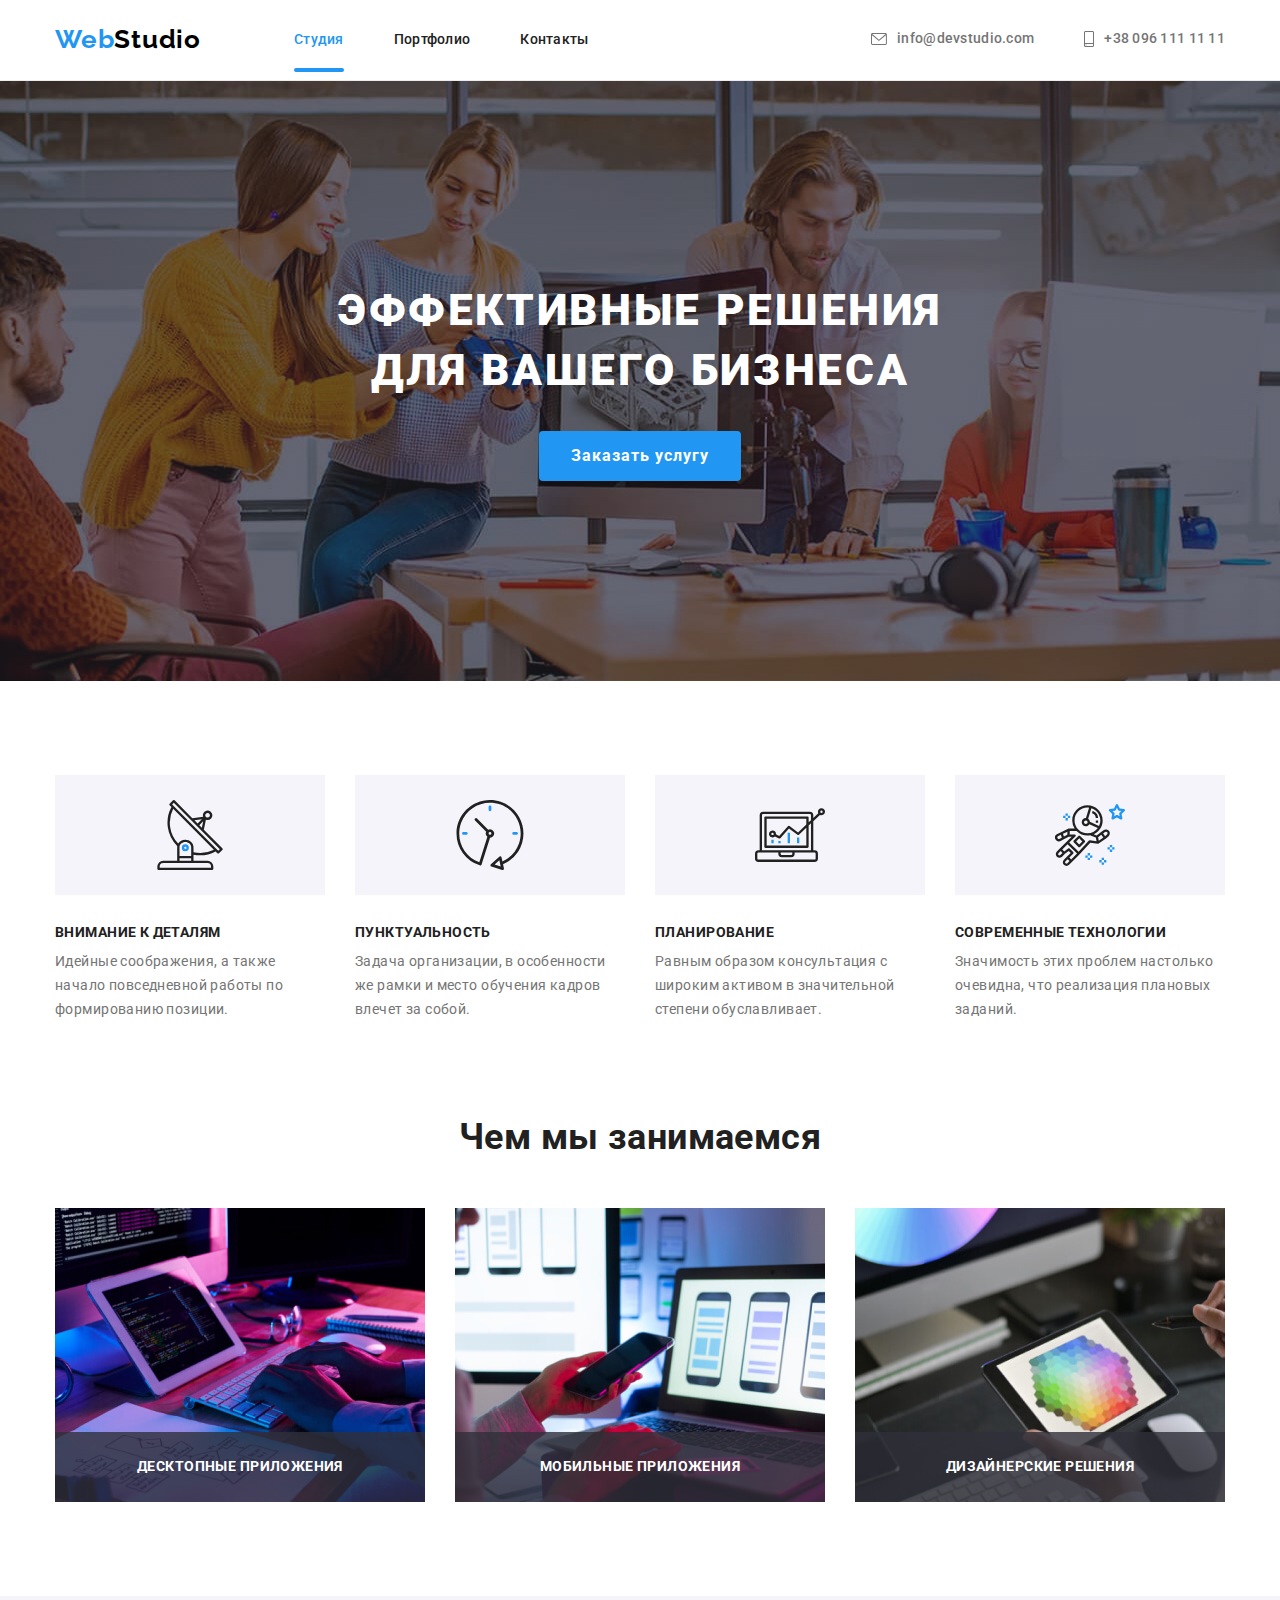
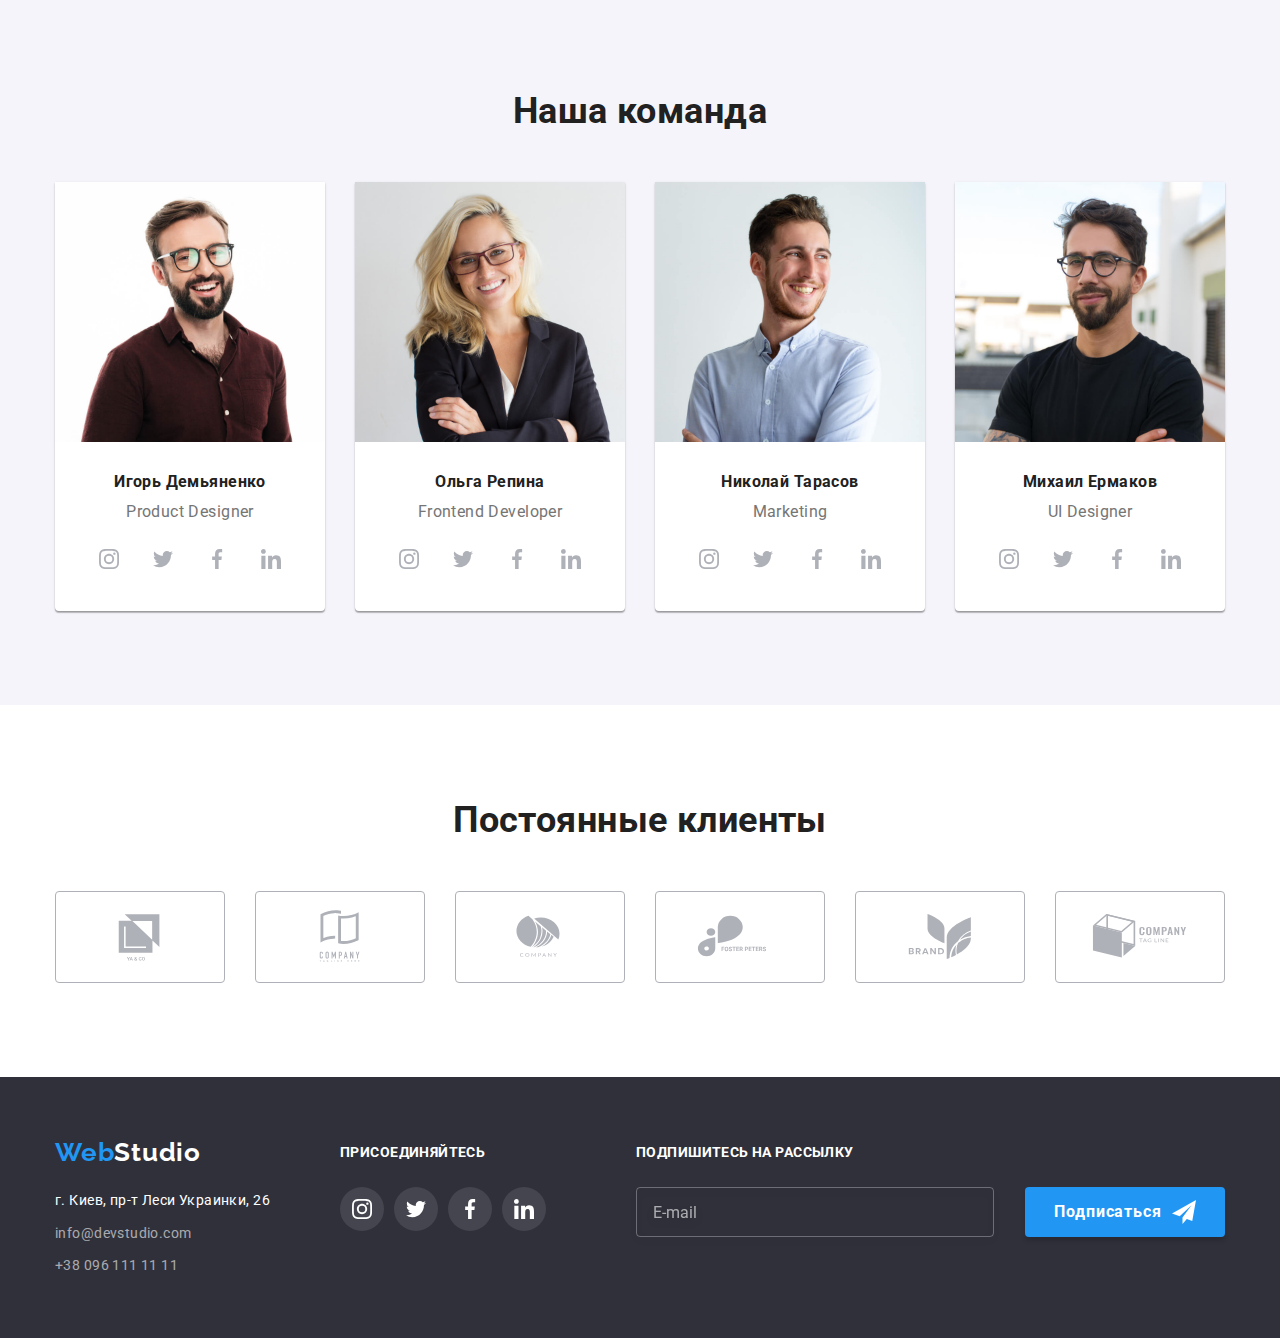
<file: index.html>
<!DOCTYPE html>
<html lang="ru">
  <head>
    <meta charset="UTF-8" />
    <meta http-equiv="X-UA-Compatible" content="IE=edge" />
    <meta name="viewport" content="width=device-width, initial-scale=1.0" />
    <title>WebStudio</title>
    <link rel="preconnect" href="https://fonts.gstatic.com" />
    <link
      href="https://fonts.googleapis.com/css2?family=Raleway:wght@700&family=Roboto:wght@400;500;700;900&display=swap"
      rel="stylesheet"
    />
        <link rel="stylesheet" href="./css/main.min.css" />
  </head>
  <body>
    <!-- Шапка сайта -->
    <header class="page-header">
      <div class="container">
        <nav class="nav">
          <a href="./" class="logo link page-header__logo"
            >Web<span class="logo__word logo__word--black">Studio</span></a
          >
          <ul class="site-nav list">
            <li class="site-nav__item">
              <a href="" class="link site-nav__link site-nav__link--current"
                >Студия</a
              >
            </li>
            <li class="site-nav__item">
              <a href="./portfolio.html" class="link site-nav__link"
                >Портфолио</a
              >
            </li>
            <li class="site-nav__item">
              <a href="" class="link site-nav__link">Контакты</a>
            </li>
          </ul>
        </nav>
        <ul class="contact list">
          <li class="contact__item">
            <a href="mailto:info@devstudio.com" class="contact__link link"
              ><svg class="contact__icon" width="16" height="12">
                <use href="./images/icons.svg#icon-envelope"></use></svg
              >info@devstudio.com</a
            >
          </li>
          <li class="contact__item">
            <a href="tel:+380961111111" class="contact__link link">
              <svg class="contact__icon" width="10px" height="16px">
                <use href="./images/icons.svg#icon-smartphone"></use>
              </svg>
              +38 096 111 11 11</a
            >
          </li>
        </ul>
      </div>
    </header>
    <main>
      <!-- Герой -->
      <section class="hero hero--centre">
        <div class="container">
          <h1 class="hero__title">
            Эффективные решения <br />
            для вашего бизнеса
          </h1>
          <button
            data-modal-open
            type="button"
            class="btn hero__button btn-actions"
          >
            Заказать услугу
          </button>
        </div>
      </section>
      <!-- Преимущества -->
      <section class="section section--without-indent">
        <div class="container">
          <h2 class="visually-hidden">Преимущества</h2>
          <ul class="advantage list card-set">
            <li class="advantage__item">
              <div class="advantage__box-icon">
                <svg class="advantage__icon">
                  <use href="./images/icons.svg#icon-antenna"></use>
                </svg>
              </div>
              <h3 class="advantage__title">Внимание к деталям</h3>
              <p class="advantage-text">
                Идейные соображения, а также начало повседневной работы по
                формированию позиции.
              </p>
            </li>
            <li class="advantage__item">
              <div class="advantage__box-icon">
                <svg class="advantage__icon">
                  <use href="./images/icons.svg#icon-clock"></use>
                </svg>
              </div>
              <h3 class="advantage__title">Пунктуальность</h3>
              <p>
                Задача организации, в особенности же рамки и место обучения
                кадров влечет за собой.
              </p>
            </li>
            <li class="advantage__item">
              <div class="advantage__box-icon">
                <svg class="advantage__icon">
                  <use href="./images/icons.svg#icon-diagram"></use>
                </svg>
              </div>
              <h3 class="advantage__title">Планирование</h3>
              <p>
                Равным образом консультация с широким активом в значительной
                степени обуславливает.
              </p>
            </li>
            <li class="advantage__item">
              <div class="advantage__box-icon">
                <svg class="advantage__icon">
                  <use href="./images/icons.svg#icon-astronaut"></use>
                </svg>
              </div>
              <h3 class="advantage__title">Современные технологии</h3>
              <p>
                Значимость этих проблем настолько очевидна, что реализация
                плановых заданий.
              </p>
            </li>
          </ul>
        </div>
      </section>
      <!-- Примеры работ -->
      <section class="section">
        <div class="container">
          <h2 class="section__title">Чем мы занимаемся</h2>
          <ul class="list card-set list-example">
            <li class="list-example__item">
              <img
                src="./images/box-1.jpg"
                alt="Десктопные приложения"
                width="370"
                height="294"
              />
              <h3 class="list-example__title">Десктопные приложения</h3>
            </li>
            <li class="list-example__item">
              <img
                src="./images/box-2.jpg"
                alt="Мобильные приложения"
                width="370"
                height="294"
              />
              <h3 class="list-example__title">Мобильные приложения</h3>
            </li>
            <li class="list-example__item">
              <img
                src="./images/box-3.jpg"
                alt="Дизайнерские решения"
                width="370"
                height="294"
              />
              <h3 class="list-example__title">Дизайнерские решения</h3>
            </li>
          </ul>
        </div>
      </section>
      <!-- Команда -->
      <section class="section section--grey-command">
        <div class="container">
          <h2 class="section__title">Наша команда</h2>
          <ul class="list card-set">
            <li class="list__card">
              <img
                src="./images/igor-demyanenko.jpg"
                alt="Игорь Демьяненко"
                width="270"
                height="260"
              />
              <div class="list__text-card">
                <h3 class="list__caption card-info">Игорь Демьяненко</h3>
                <p class="list__text card-info">Product Designer</p>
              </div>
              <ul class="social-icon list">
                <li class="social-icon__item">
                  <a
                    href=""
                    class="social-icon__link"
                    target="_blank"
                    rel="noopener noreferrer"
                  >
                    <svg class="social-icon__svg">
                      <use href="./images/icons.svg#icon-instagram-2"></use>
                    </svg>
                  </a>
                </li>
                <li class="social-icon__item">
                  <a
                    href=""
                    class="social-icon__link"
                    target="_blank"
                    rel="noopener noreferrer"
                  >
                    <svg class="social-icon__svg">
                      <use href="./images/icons.svg#icon-twitter-1"></use>
                    </svg>
                  </a>
                </li>
                <li class="social-icon__item">
                  <a
                    href=""
                    class="social-icon__link"
                    target="_blank"
                    rel="noopener noreferrer"
                  >
                    <svg class="social-icon__svg">
                      <use href="./images/icons.svg#icon-facebook-1"></use>
                    </svg>
                  </a>
                </li>
                <li class="social-icon__item">
                  <a
                    href=""
                    class="social-icon__link"
                    target="_blank"
                    rel="noopener noreferrer"
                  >
                    <svg class="social-icon__svg">
                      <use href="./images/icons.svg#icon-linkedin-1"></use>
                    </svg>
                  </a>
                </li>
              </ul>
            </li>
            <li class="list__card">
              <img
                src="./images/olga-repyna.jpg"
                alt="Ольга Репина"
                width="270"
                height="260"
              />
              <div class="list__text-card">
                <h3 class="list__caption card-info">Ольга Репина</h3>
                <p class="list__text card-info">Frontend Developer</p>
              </div>
              <ul class="social-icon list">
                <li class="social-icon__item">
                  <a
                    href=""
                    class="social-icon__link"
                    target="_blank"
                    rel="noopener noreferrer"
                  >
                    <svg class="social-icon__svg">
                      <use href="./images/icons.svg#icon-instagram-2"></use>
                    </svg>
                  </a>
                </li>
                <li class="social-icon__item">
                  <a
                    href=""
                    class="social-icon__link"
                    target="_blank"
                    rel="noopener noreferrer"
                  >
                    <svg class="social-icon__svg">
                      <use href="./images/icons.svg#icon-twitter-1"></use>
                    </svg>
                  </a>
                </li>
                <li class="social-icon__item">
                  <a
                    href=""
                    class="social-icon__link"
                    target="_blank"
                    rel="noopener noreferrer"
                  >
                    <svg class="social-icon__svg">
                      <use href="./images/icons.svg#icon-facebook-1"></use>
                    </svg>
                  </a>
                </li>
                <li class="social-icon__item">
                  <a
                    href=""
                    class="social-icon__link"
                    target="_blank"
                    rel="noopener noreferrer"
                  >
                    <svg class="social-icon__svg">
                      <use href="./images/icons.svg#icon-linkedin-1"></use>
                    </svg>
                  </a>
                </li>
              </ul>
            </li>
            <li class="list__card">
              <img
                src="./images/nikolay-tarasov.jpg"
                alt="Николай Тарасов"
                width="270"
                height="260"
              />
              <div class="list__text-card">
                <h3 class="list__caption card-info">Николай Тарасов</h3>
                <p class="list__text card-info">Marketing</p>
              </div>
              <ul class="social-icon list">
                <li class="social-icon__item">
                  <a
                    href=""
                    class="social-icon__link"
                    target="_blank"
                    rel="noopener noreferrer"
                  >
                    <svg class="social-icon__svg">
                      <use href="./images/icons.svg#icon-instagram-2"></use>
                    </svg>
                  </a>
                </li>
                <li class="social-icon__item">
                  <a
                    href=""
                    class="social-icon__link"
                    target="_blank"
                    rel="noopener noreferrer"
                  >
                    <svg class="social-icon__svg">
                      <use href="./images/icons.svg#icon-twitter-1"></use>
                    </svg>
                  </a>
                </li>
                <li class="social-icon__item">
                  <a
                    href=""
                    class="social-icon__link"
                    target="_blank"
                    rel="noopener noreferrer"
                  >
                    <svg class="social-icon__svg">
                      <use href="./images/icons.svg#icon-facebook-1"></use>
                    </svg>
                  </a>
                </li>
                <li class="social-icon__item">
                  <a
                    href=""
                    class="social-icon__link"
                    target="_blank"
                    rel="noopener noreferrer"
                  >
                    <svg class="social-icon__svg">
                      <use href="./images/icons.svg#icon-linkedin-1"></use>
                    </svg>
                  </a>
                </li>
              </ul>
            </li>
            <li class="list__card">
              <img
                src="./images/michail-ermakov.jpg"
                alt="Михаил Ермаков"
                width="270"
                height="260"
              />
              <div class="list__text-card">
                <h3 class="list__caption card-info">Михаил Ермаков</h3>
                <p class="list__text card-info">UI Designer</p>
              </div>
              <ul class="social-icon list">
                <li class="social-icon__item">
                  <a
                    href=""
                    class="social-icon__link"
                    target="_blank"
                    rel="noopener noreferrer"
                  >
                    <svg class="social-icon__svg">
                      <use href="./images/icons.svg#icon-instagram-2"></use>
                    </svg>
                  </a>
                </li>
                <li class="social-icon__item">
                  <a
                    href=""
                    class="social-icon__link"
                    target="_blank"
                    rel="noopener noreferrer"
                  >
                    <svg class="social-icon__svg">
                      <use href="./images/icons.svg#icon-twitter-1"></use>
                    </svg>
                  </a>
                </li>
                <li class="social-icon__item">
                  <a
                    href=""
                    class="social-icon__link"
                    target="_blank"
                    rel="noopener noreferrer"
                  >
                    <svg class="social-icon__svg">
                      <use href="./images/icons.svg#icon-facebook-1"></use>
                    </svg>
                  </a>
                </li>
                <li class="social-icon__item">
                  <a
                    href=""
                    class="social-icon__link"
                    target="_blank"
                    rel="noopener noreferrer"
                  >
                    <svg class="social-icon__svg">
                      <use href="./images/icons.svg#icon-linkedin-1"></use>
                    </svg>
                  </a>
                </li>
              </ul>
            </li>
          </ul>
        </div>
      </section>
    </main>
    <!-- Постоянные клиенты -->
    <section class="section">
      <div class="container">
        <h2 class="section__title">Постоянные клиенты</h2>
        <ul class="logo-list list">
          <li class="logo-list__item">
            <a
              href=""
              class="logo-list__link"
              target="_blank"
              rel="noopener noreferrer"
              ><svg class="logo-list__icon">
                <use href="./images/icons.svg#icon-logo"></use></svg
            ></a>
          </li>
          <li class="logo-list__item">
            <a
              href=""
              class="logo-list__link"
              target="_blank"
              rel="noopener noreferrer"
              ><svg class="logo-list__icon">
                <use href="./images/icons.svg#icon-logo-1"></use></svg
            ></a>
          </li>
          <li class="logo-list__item">
            <a
              href=""
              class="logo-list__link"
              target="_blank"
              rel="noopener noreferrer"
              ><svg class="logo-list__icon">
                <use href="./images/icons.svg#icon-logo-2"></use></svg
            ></a>
          </li>
          <li class="logo-list__item">
            <a
              href=""
              class="logo-list__link"
              target="_blank"
              rel="noopener noreferrer"
              ><svg class="logo-list__icon">
                <use href="./images/icons.svg#icon-logo-3"></use></svg
            ></a>
          </li>
          <li class="logo-list__item">
            <a
              href=""
              class="logo-list__link"
              target="_blank"
              rel="noopener noreferrer"
              ><svg class="logo-list__icon">
                <use href="./images/icons.svg#icon-logo-4"></use></svg
            ></a>
          </li>
          <li class="logo-list__item">
            <a
              href=""
              class="logo-list__link"
              target="_blank"
              rel="noopener noreferrer"
              ><svg class="logo-list__icon">
                <use href="./images/icons.svg#icon-logo-5"></use></svg
            ></a>
          </li>
        </ul>
      </div>
    </section>
    <!-- Подвал страницы -->
    <footer class="footer">
      <div class="container">
        <div class="box-address">
          <a href="./" class="logo link"
            >Web<span class="logo__word logo__word--white">Studio</span></a
          >
          <address class="address">
            <ul class="list address-list address-list--margin-top">
              <li class="address__item">
                <a href="" class="list-not-link link"
                  >г. Киев, пр-т Леси Украинки, 26</a
                >
              </li>
              <li class="address__item">
                <a href="mailto:info@devstudio.com" class="address__link link"
                  >info@devstudio.com
                </a>
              </li>
              <li class="address__item">
                <a href="tel:+380961111111" class="address__link link"
                  >+38 096 111 11 11</a
                >
              </li>
            </ul>
          </address>
        </div>
        <div class="box-social">
          <h3 class="title-footer">Присоединяйтесь</h3>
          <ul class="footer-social list">
            <li class="footer-social__item">
              <a
                href=""
                class="footer-social__link"
                target="_blank"
                rel="noopener noreferrer"
                ><svg class="footer-social__svg">
                  <use href="./images/icons.svg#icon-instagram-2"></use></svg
              ></a>
            </li>
            <li class="footer-social__item">
              <a
                href=""
                class="footer-social__link"
                target="_blank"
                rel="noopener noreferrer"
                ><svg class="footer-social__svg">
                  <use href="./images/icons.svg#icon-twitter-1"></use></svg
              ></a>
            </li>
            <li class="footer-social__item">
              <a
                href=""
                class="footer-social__link"
                target="_blank"
                rel="noopener noreferrer"
                ><svg class="footer-social__svg">
                  <use href="./images/icons.svg#icon-facebook-1"></use></svg
              ></a>
            </li>
            <li class="footer-social__item">
              <a
                href=""
                class="footer-social__link"
                target="_blank"
                rel="noopener noreferrer"
                ><svg class="footer-social__svg">
                  <use href="./images/icons.svg#icon-linkedin-1"></use></svg
              ></a>
            </li>
          </ul>
        </div>
        <div class="box-subscribe">
          <h3 class="title-footer">Подпишитесь на рассылку</h3>
          <form class="form-subscribe">
            <input
              class="form-subscripe__field"
              type="email"
              name="email"
              placeholder="E-mail"
              required
            />
            <button type="submit" class="btn btn-actions">
              Подписаться<svg class="btn-actions__icon-send">
                <use href="./images/icons.svg#icon-icon-send"></use>
              </svg>
            </button>
          </form>
        </div>
      </div>
    </footer>
    <!-- Модальное окно -->
    <div class="backdrop is-hidden" data-modal>
      <div class="modal">
        <div class="box-close">
          <button data-modal-close type="button" class="close">
            <svg class="close__icon">
              <use href="./images/icons.svg#icon-close"></use>
            </svg>
          </button>
        </div>
        <div class="box-form">
          <b class="modal__action">Оставьте свои данные, мы вам перезвоним</b>
          <form class="">
            <label class="modal__text-label">
              Имя
              <input
                class="modal__field"
                type="text"
                name="user-name"
                required
              /><svg class="modal__icon-user">
                <use href="./images/icons.svg#icon-person-black"></use>
              </svg>
            </label>
            <label class="modal__text-label">
              Телефон
              <input class="modal__field" type="tel" name="phone" required />
              <svg class="modal__icon-user">
                <use href="./images/icons.svg#icon-phone-black"></use></svg
            ></label>
            <label class="modal__text-label">
              Почта
              <input class="modal__field" type="email" name="email" />
              <svg class="modal__icon-user">
                <use href="./images/icons.svg#icon-email-black"></use></svg
            ></label>
            <label class="modal__text-label">
              Коментарии
              <textarea
                class="feedback-field"
                name="feedback"
                placeholder="Введите текст"
              ></textarea>
            </label>
            <div class="box-checkbox">
              <input
                type="checkbox"
                name="user-checkbox"
                class="visually-hidden checkbox"
                id="user-checkbox"
                required
              />
              <label
                for="user-checkbox"
                class="checkbox-label modal__text-label"
              >
                Соглашаюсь с рассылкой и принимаю
                <a href="#" class="checkbox-link">Условия договора</a>
              </label>
            </div>
            <button type="submit" class="btn btn-actions">Отправить</button>
          </form>
        </div>
      </div>
    </div>
    <script src="./js/modal.js"></script>
  </body>
</html>
</file>
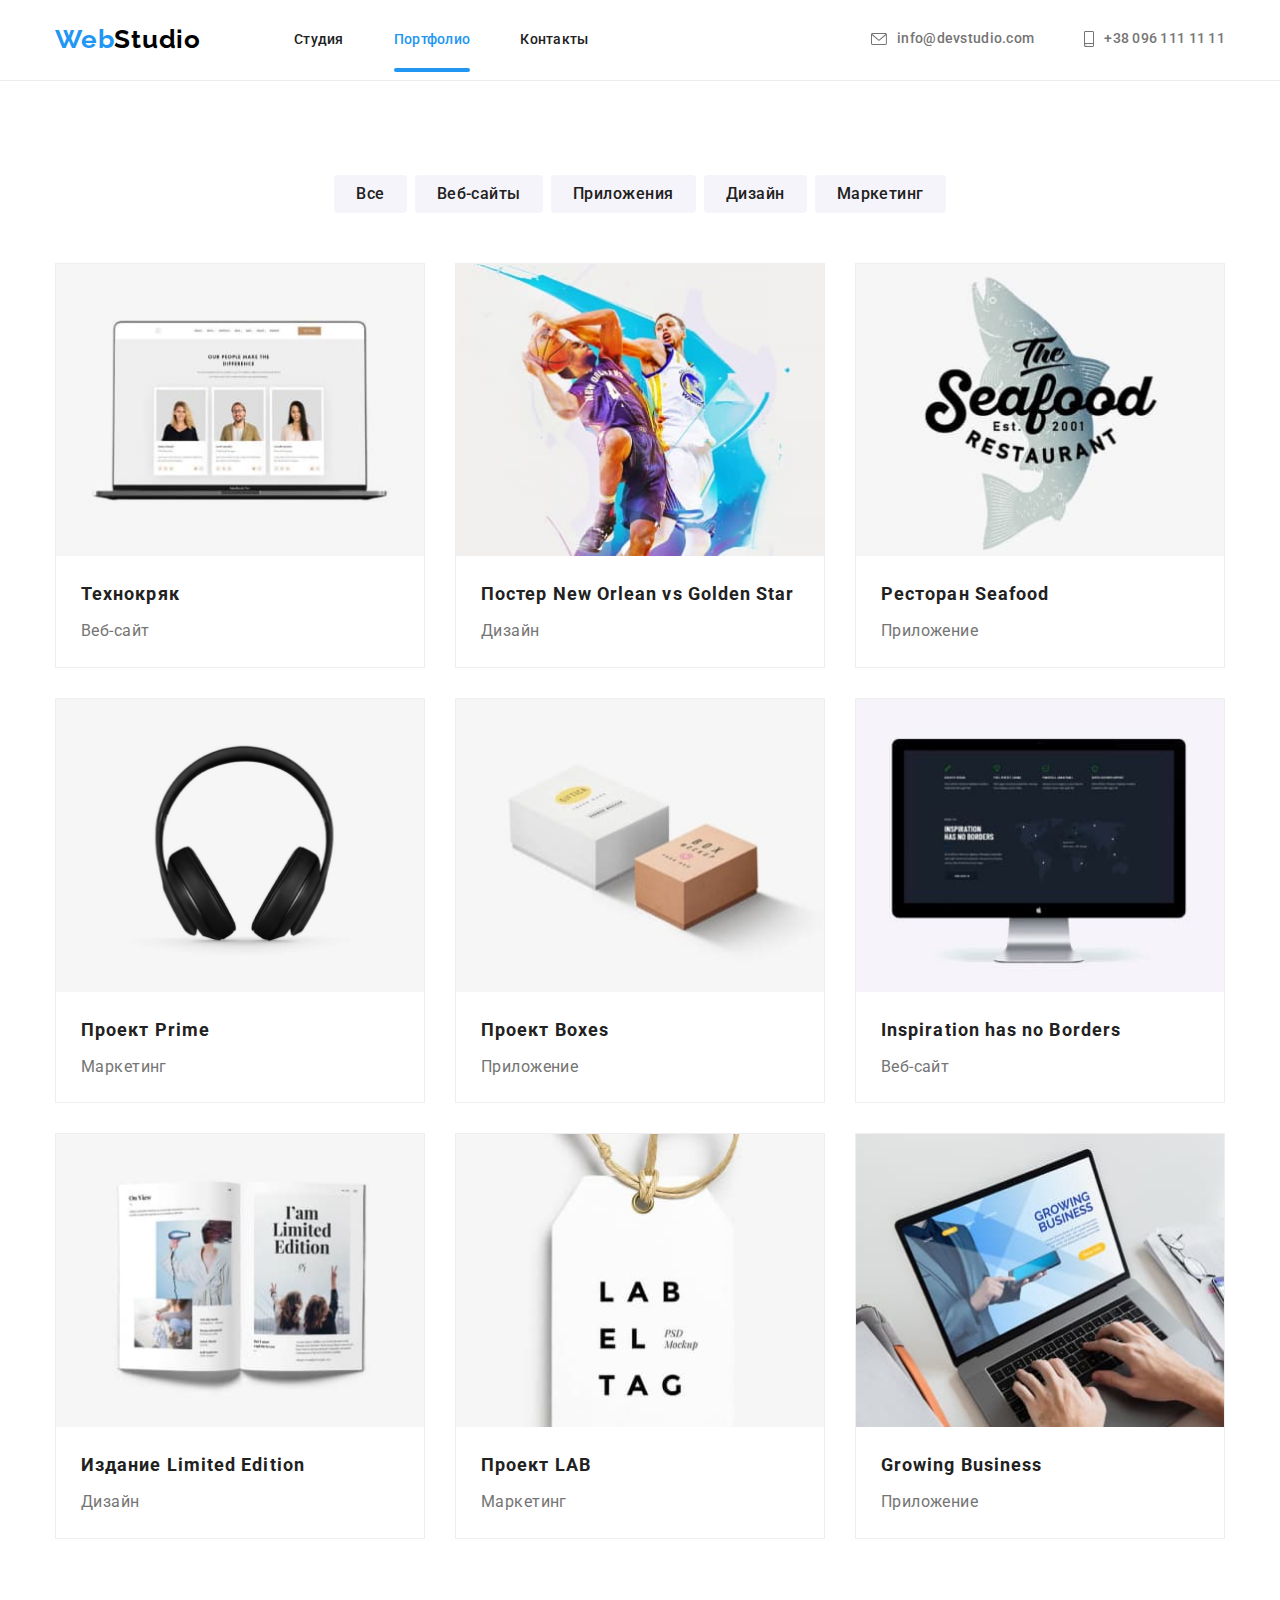
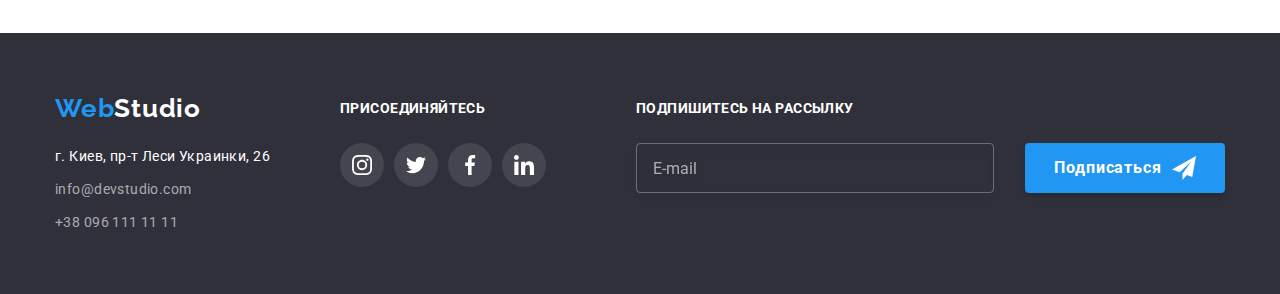
<file: portfolio.html>
<!DOCTYPE html>
<html lang="ru">
  <head>
    <meta charset="UTF-8" />
    <meta http-equiv="X-UA-Compatible" content="IE=edge" />
    <meta name="viewport" content="width=device-width, initial-scale=1.0" />
    <title>WebStudio</title>
    <link rel="preconnect" href="https://fonts.gstatic.com" />
    <link
      href="https://fonts.googleapis.com/css2?family=Raleway:wght@700&family=Roboto:wght@400;500;700;900&display=swap"
      rel="stylesheet"
    />
    <link rel="stylesheet" href="./css/main.min.css" />
  </head>
  <body>
    <!-- Шапка сайта -->
    <header class="page-header">
      <div class="container">
        <nav class="nav">
          <a href="index.html" class="logo link page-header__logo"
            >Web<span class="logo__word logo__word--black">Studio</span></a
          >
          <ul class="site-nav list">
            <li class="site-nav__item">
              <a href="index.html" class="link site-nav__link">Студия</a>
            </li>
            <li class="site-nav__item">
              <a
                href="./portfolio.html"
                class="link site-nav__link site-nav__link--current"
                >Портфолио</a
              >
            </li>
            <li class="site-nav__item">
              <a href="" class="link site-nav__link">Контакты</a>
            </li>
          </ul>
        </nav>
        <ul class="contact list">
          <li class="contact__item">
            <a href="mailto:info@devstudio.com" class="contact__link link"
              ><svg class="contact__icon" width="16" height="12">
                <use href="./images/icons.svg#icon-envelope"></use></svg
              >info@devstudio.com</a
            >
          </li>
          <li class="contact__item">
            <a href="tel:+380961111111" class="contact__link link"
              ><svg class="contact__icon" width="10px" height="16px">
                <use href="./images/icons.svg#icon-smartphone"></use>
              </svg>
              +38 096 111 11 11
            </a>
          </li>
        </ul>
      </div>
    </header>
    <main>
      <!-- Портфолио -->
      <section class="section">
        <div class="container">
          <h1 class="visually-hidden">Портфолио</h1>
          <ul class="list filter filter--margin">
            <li class="filter__item">
              <button type="button" class="btn filter__btn">Все</button>
            </li>
            <li class="filter__item">
              <button type="button" class="btn filter__btn">Веб-сайты</button>
            </li>
            <li class="filter__item">
              <button type="button" class="btn filter__btn">Приложения</button>
            </li>
            <li class="filter__item">
              <button type="button" class="btn filter__btn">Дизайн</button>
            </li>
            <li class="filter__item">
              <button type="button" class="btn filter__btn">Маркетинг</button>
            </li>
          </ul>
          <ul class="list card-set portfolio">
            <li class="portfolio__item">
              <a href="" class="link portfolio__link"
                ><div class="portfolio__thumb">
                  <img
                    class="portfolio__image"
                    src="./images/technocryak.jpg"
                    alt="Технокряк"
                    width="370"
                    height="294"
                  />
                  <div class="overlay">
                    <p class="overlay__text">
                      Технокряк это современная площадка распространения
                      коронавируса. Компании используют эту платформу для
                      цифрового шпионажа и атак на защищённые сервера
                      конкурентов.
                    </p>
                  </div>
                </div>
                <div class="headline-portfolio">
                  <h2 class="headline-portfolio__title">Технокряк</h2>
                  <p class="headline-portfolio__text">Веб-сайт</p>
                </div>
              </a>
            </li>
            <li class="portfolio__item">
              <a href="" class="link portfolio__link"
                ><div class="portfolio__thumb">
                  <img
                    class="portfolio__image"
                    src="./images/poster.jpg"
                    alt="Постер два баскетболиста"
                    width="370"
                    height="294"
                  />
                  <div class="overlay">
                    <p class="overlay__text">
                      Технокряк это современная площадка распространения
                      коронавируса. Компании используют эту платформу для
                      цифрового шпионажа и атак на защищённые сервера
                      конкурентов.
                    </p>
                  </div>
                </div>
                <div class="headline-portfolio">
                  <h2 class="headline-portfolio__title">
                    Постер New Orlean vs Golden Star
                  </h2>
                  <p class="headline-portfolio__text">Дизайн</p>
                </div></a
              >
            </li>
            <li class="portfolio__item">
              <a href="" class="link portfolio__link"
                ><div class="portfolio__thumb">
                  <img
                    class="portfolio__image"
                    src="./images/seafud.jpg"
                    alt=""
                    width="370"
                    height="294"
                  />
                  <div class="overlay">
                    <p class="overlay__text">
                      Технокряк это современная площадка распространения
                      коронавируса. Компании используют эту платформу для
                      цифрового шпионажа и атак на защищённые сервера
                      конкурентов.
                    </p>
                  </div>
                </div>
                <div class="headline-portfolio">
                  <h2 class="headline-portfolio__title">Ресторан Seafood</h2>
                  <p class="headline-portfolio__text">Приложение</p>
                </div></a
              >
            </li>
            <li class="portfolio__item">
              <a href="" class="link portfolio__link"
                ><div class="portfolio__thumb">
                  <img
                    class="portfolio__image"
                    src="./images/prime.jpg"
                    alt=""
                    width="370"
                    height="294"
                  />
                  <div class="overlay">
                    <p class="overlay__text">
                      Технокряк это современная площадка распространения
                      коронавируса. Компании используют эту платформу для
                      цифрового шпионажа и атак на защищённые сервера
                      конкурентов.
                    </p>
                  </div>
                </div>
                <div class="headline-portfolio">
                  <h2 class="headline-portfolio__title">Проект Prime</h2>
                  <p class="headline-portfolio__text">Маркетинг</p>
                </div></a
              >
            </li>
            <li class="portfolio__item">
              <a href="" class="link portfolio__link"
                ><div class="portfolio__thumb">
                  <img
                    class="portfolio__image"
                    src="./images/boxes.jpg"
                    alt="две коробки"
                    width="370"
                    height="294"
                  />
                  <div class="overlay">
                    <p class="overlay__text">
                      Технокряк это современная площадка распространения
                      коронавируса. Компании используют эту платформу для
                      цифрового шпионажа и атак на защищённые сервера
                      конкурентов.
                    </p>
                  </div>
                </div>
                <div class="headline-portfolio">
                  <h2 class="headline-portfolio__title">Проект Boxes</h2>
                  <p class="headline-portfolio__text">Приложение</p>
                </div></a
              >
            </li>
            <li class="portfolio__item">
              <a href="" class="link portfolio__link">
                <div class="portfolio__thumb">
                  <img
                    class="portfolio__image"
                    src="./images/inspiration.jpg"
                    alt=""
                    width="370"
                    height="294"
                  />
                  <div class="overlay">
                    <p class="overlay__text">
                      Технокряк это современная площадка распространения
                      коронавируса. Компании используют эту платформу для
                      цифрового шпионажа и атак на защищённые сервера
                      конкурентов.
                    </p>
                  </div>
                </div>
                <div class="headline-portfolio">
                  <h2 class="headline-portfolio__title">
                    Inspiration has no Borders
                  </h2>
                  <p class="headline-portfolio__text">Веб-сайт</p>
                </div>
              </a>
            </li>
            <li class="portfolio__item">
              <a href="" class="link portfolio__link"
                ><div class="portfolio__thumb">
                  <img
                    class="portfolio__image"
                    src="./images/limited-edition.jpg"
                    alt=""
                    width="370"
                    height="294"
                  />
                  <div class="overlay">
                    <p class="overlay__text">
                      Технокряк это современная площадка распространения
                      коронавируса. Компании используют эту платформу для
                      цифрового шпионажа и атак на защищённые сервера
                      конкурентов.
                    </p>
                  </div>
                </div>
                <div class="headline-portfolio">
                  <h2 class="headline-portfolio__title">
                    Издание Limited Edition
                  </h2>
                  <p class="headline-portfolio__text">Дизайн</p>
                </div></a
              >
            </li>
            <li class="portfolio__item">
              <a href="" class="link portfolio__link"
                ><div class="portfolio__thumb">
                  <img
                    class="portfolio__image"
                    src="./images/LAB.jpg"
                    alt=""
                    width="370"
                    height="294"
                  />
                  <div class="overlay">
                    <p class="overlay__text">
                      Технокряк это современная площадка распространения
                      коронавируса. Компании используют эту платформу для
                      цифрового шпионажа и атак на защищённые сервера
                      конкурентов.
                    </p>
                  </div>
                </div>
                <div class="headline-portfolio">
                  <h2 class="headline-portfolio__title">Проект LAB</h2>
                  <p class="headline-portfolio__text">Маркетинг</p>
                </div>
              </a>
            </li>
            <li class="portfolio__item">
              <a href="" class="link portfolio__link"
                ><div class="portfolio__thumb">
                  <img
                    class="portfolio__image"
                    src="./images/business.jpg"
                    alt=""
                    width="370"
                    height="294"
                  />
                  <div class="overlay">
                    <p class="overlay__text">
                      Технокряк это современная площадка распространения
                      коронавируса. Компании используют эту платформу для
                      цифрового шпионажа и атак на защищённые сервера
                      конкурентов.
                    </p>
                  </div>
                </div>
                <div class="headline-portfolio">
                  <h2 class="headline-portfolio__title">Growing Business</h2>
                  <p class="headline-portfolio__text">Приложение</p>
                </div></a
              >
            </li>
          </ul>
        </div>
      </section>
    </main>

    <!-- Подвал страницы -->
    <footer class="footer">
      <div class="container">
        <div class="box-address">
          <a href="./" class="logo link"
            >Web<span class="logo__word logo__word--white">Studio</span></a
          >
          <address class="address">
            <ul class="list address-list address-list--margin-top">
              <li class="address__item">
                <a href="" class="list-not-link link"
                  >г. Киев, пр-т Леси Украинки, 26</a
                >
              </li>
              <li class="address__item">
                <a href="mailto:info@devstudio.com" class="address__link link"
                  >info@devstudio.com
                </a>
              </li>
              <li class="address__item">
                <a href="tel:+380961111111" class="address__link link"
                  >+38 096 111 11 11</a
                >
              </li>
            </ul>
          </address>
        </div>
        <div class="box-social">
          <h3 class="title-footer">Присоединяйтесь</h3>
          <ul class="footer-social list">
            <li class="footer-social__item">
              <a
                href=""
                class="footer-social__link"
                target="_blank"
                rel="noopener noreferrer"
                ><svg class="footer-social__svg">
                  <use href="./images/icons.svg#icon-instagram-2"></use></svg
              ></a>
            </li>
            <li class="footer-social__item">
              <a
                href=""
                class="footer-social__link"
                target="_blank"
                rel="noopener noreferrer"
                ><svg class="footer-social__svg">
                  <use href="./images/icons.svg#icon-twitter-1"></use></svg
              ></a>
            </li>
            <li class="footer-social__item">
              <a
                href=""
                class="footer-social__link"
                target="_blank"
                rel="noopener noreferrer"
                ><svg class="footer-social__svg">
                  <use href="./images/icons.svg#icon-facebook-1"></use></svg
              ></a>
            </li>
            <li class="footer-social__item">
              <a
                href=""
                class="footer-social__link"
                target="_blank"
                rel="noopener noreferrer"
                ><svg class="footer-social__svg">
                  <use href="./images/icons.svg#icon-linkedin-1"></use></svg
              ></a>
            </li>
          </ul>
        </div>
        <div class="box-subscribe">
          <h3 class="title-footer">Подпишитесь на рассылку</h3>
          <form class="form-subscribe">
            <input
              class="form-subscripe__field"
              type="email"
              name="email"
              placeholder="E-mail"
              required
            />
            <button type="submit" class="btn btn-actions">
              Подписаться<svg class="btn-actions__icon-send">
                <use href="./images/icons.svg#icon-icon-send"></use>
              </svg>
            </button>
          </form>
        </div>
      </div>
    </footer>
  </body>
</html>
</file>
<file: css/main.min.css>
/*! modern-normalize v0.6.0 | MIT License | https://github.com/sindresorhus/modern-normalize */*,*::before,*::after{box-sizing:border-box}:root{-moz-tab-size:4;tab-size:4}html{line-height:1.15;-webkit-text-size-adjust:100%}body{margin:0}body{font-family:system-ui,-apple-system,"Segoe UI",Roboto,Helvetica,Arial,sans-serif,"Apple Color Emoji","Segoe UI Emoji"}hr{height:0}abbr[title]{text-decoration:underline dotted}b,strong{font-weight:bolder}code,kbd,samp,pre{font-family:SFMono-Regular, Consolas, 'Liberation Mono', Menlo, monospace;font-size:1em}small{font-size:80%}sub,sup{font-size:75%;line-height:0;position:relative;vertical-align:baseline}sub{bottom:-0.25em}sup{top:-0.5em}button,input,optgroup,select,textarea{font-family:inherit;font-size:100%;line-height:1.15;margin:0}button,select{text-transform:none}button,[type='button'],[type='reset'],[type='submit']{-webkit-appearance:button}button::-moz-focus-inner,[type='button']::-moz-focus-inner,[type='reset']::-moz-focus-inner,[type='submit']::-moz-focus-inner{border-style:none;padding:0}button:-moz-focusring,[type='button']:-moz-focusring,[type='reset']:-moz-focusring,[type='submit']:-moz-focusring{outline:1px dotted ButtonText}fieldset{padding:0.35em 0.75em 0.625em}legend{padding:0}progress{vertical-align:baseline}[type='number']::-webkit-inner-spin-button,[type='number']::-webkit-outer-spin-button{height:auto}[type='search']{-webkit-appearance:textfield;outline-offset:-2px}[type='search']::-webkit-search-decoration{-webkit-appearance:none}::-webkit-file-upload-button{-webkit-appearance:button;font:inherit}summary{display:list-item}:root{--primary-text-color: #757575;--accent-color: #2196f3;--title-text-color: #212121;--primary-white-color: #ffffff;--secondary-bg-color: #2f303a;--grey-bg-color: #f5f4fa;--main-font-family: 'Roboto', sans-serif;--social-icon-color: #afb1b8;--black-icon-color: #000000}.container,.hero--centre,.hero__button,.box-form .btn-actions{margin-right:auto;margin-left:auto}.list-example__item,.portfolio__item{margin-left:30px;margin-top:30px;flex-basis:calc((100% - 3 * 30px) / 3)}.advantage__item,.list__card{margin-left:30px;margin-top:30px;flex-basis:calc((100% - 4 * 30px) / 4)}html{box-sizing:border-box}*,*::before,*::after{box-sizing:inherit}body{background-color:var(--primary-white-color);color:var(--primary-text-color);font-family:var(--main-font-family);font-size:14px;line-height:1.71;letter-spacing:0.03em}h1,h2,h3,p{margin-top:0;margin-bottom:0}img{display:block;max-width:100%;height:auto}.visually-hidden{position:absolute !important;clip:rect(1px 1px 1px 1px);clip:rect(1px, 1px, 1px, 1px);padding:0 !important;border:0 !important;height:1px !important;width:1px !important;overflow:hidden}.list{list-style:none;margin:0;padding-left:0}.link{text-decoration:none}.section{padding-top:94px;padding-bottom:94px}.btn{cursor:pointer}.container{width:1200px;padding-left:15px;padding-right:15px}.card-set{display:flex;flex-wrap:wrap;margin-left:-30px;margin-top:-30px}.page-header{border-bottom:1px solid #ececec}.page-header .container{display:flex;align-items:center;justify-content:space-between;height:100%}.page-header__logo{margin-right:93px}.page-header .link{padding-top:24px;padding-bottom:25px}.nav{display:flex;align-items:center}.site-nav{display:flex}.site-nav__item:not(:last-child){margin-right:50px}.site-nav__link{color:var(--title-text-color);font-weight:500;line-height:1.14;letter-spacing:0.02em;position:relative;transition:color 250ms cubic-bezier(0.4, 0, 0.2, 1)}.site-nav__link:hover,.site-nav__link:focus{color:var(--accent-color)}.site-nav__link--current{color:var(--accent-color)}.site-nav__link--current::after{content:'';position:absolute;left:0;bottom:0;display:block;width:100%;height:4px;background:var(--accent-color);border-radius:2px}.logo{color:var(--accent-color);font-family:'Raleway', sans-serif;font-weight:700;font-size:26px;line-height:1.19;letter-spacing:0.03em}.logo__word--black{color:var(--black-icon-color)}.logo__word--white{color:var(--primary-white-color)}.btn-actions{letter-spacing:0.06em;color:var(--primary-white-color);font-weight:700;font-size:16px;line-height:1.87;display:flex;border:0;align-items:center;background-color:var(--accent-color);box-shadow:0px 4px 4px rgba(0,0,0,0.15);border-radius:4px}.footer .btn-actions{padding:0;box-sizing:border-box;width:200px;height:50px;right:0;display:inline-flex;justify-content:center;align-items:center}.footer .btn-actions .btn-actions__icon-send{width:24px;height:24px;margin-left:10px}.filter__btn{background-color:var(--grey-bg-color);color:var(--title-text-color);font-weight:500;font-size:16px;line-height:1.62;text-align:center;letter-spacing:0.03em;border:0;border-radius:4px;padding:6px 22px;transition:all 250ms cubic-bezier(0.4, 0, 0.2, 1)}.filter__btn:hover,.filter__btn:focus{background-color:var(--accent-color);color:var(--primary-white-color);box-shadow:0px 3px 1px rgba(0,0,0,0.1),0px 1px 2px rgba(0,0,0,0.08),0px 2px 2px rgba(0,0,0,0.12)}.contact{display:flex}.contact__item:not(:last-child){margin-right:50px}.contact__link{color:var(--primary-text-color);font-weight:500;line-height:1.14;letter-spacing:0.02em;display:flex;align-items:center;transition:color 250ms cubic-bezier(0.4, 0, 0.2, 1)}.contact__link:hover,.contact__link:focus{color:var(--accent-color)}.contact__icon{display:inline-flex;margin-right:10px;fill:currentColor}.hero__title{font-family:var(--main-font-family);font-weight:900;font-size:44px;line-height:1.36;text-transform:uppercase;text-align:center;letter-spacing:0.06em;color:var(--primary-white-color);margin-bottom:30px}.section__title{font-size:36px;line-height:1.17;text-align:center;color:var(--title-text-color);margin-bottom:50px}.social-icon{display:flex;justify-content:center}.social-icon .social-icon__item{padding-bottom:30px}.social-icon .social-icon__item:not(:last-child){margin-right:10px}.social-icon .social-icon__link{display:flex;justify-content:center;align-items:center;width:44px;height:44px;border-radius:50%;background-color:var(--primary-white-color);transition:background-color 250ms cubic-bezier(0.4, 0, 0.2, 1)}.social-icon .social-icon__link:hover .social-icon__svg,.social-icon .social-icon__link:focus .social-icon__svg{fill:var(--primary-white-color)}.social-icon .social-icon__link:hover,.social-icon .social-icon__link:focus{background-color:var(--accent-color)}.social-icon .social-icon__svg{width:20px;height:20px;fill:var(--social-icon-color);transition:fill 250ms cubic-bezier(0.4, 0, 0.2, 1)}.hero{background-color:var(--secondary-bg-color);max-width:1600px;background-image:linear-gradient(to top left, rgba(47,48,58,0.4), rgba(47,48,58,0.4)),url("../images/bg-hero.jpg");background-repeat:no-repeat;background-position:center;background-size:cover}.hero .container{display:flex;flex-direction:column;justify-content:center;height:100%;padding-top:200px;padding-bottom:200px}.hero__button{padding:10px 32px}.section--without-indent{padding-bottom:0}.advantage__title{font-size:14px;line-height:1.14;text-transform:uppercase;color:var(--title-text-color);font-family:var(--main-font-family);font-weight:700;margin-bottom:10px}.advantage__box-icon{display:flex;justify-content:center;align-items:center;height:120px;background-color:var(--grey-bg-color);margin-bottom:30px}.advantage__icon{width:70px;height:70px;fill:var(--title-text-color)}.list-example__item{position:relative}.list-example__title{font-weight:bold;font-size:14px;line-height:1.14;display:flex;justify-content:center;align-items:center;padding:27px;text-transform:uppercase;color:#ffffff;background-color:rgba(47,48,58,0.8);position:absolute;width:100%;left:0;bottom:0}.section--grey-command{background-color:var(--grey-bg-color)}.list__card{background-color:var(--primary-white-color);box-shadow:0px 1px 3px rgba(0,0,0,0.12),0px 1px 1px rgba(0,0,0,0.14),0px 2px 1px rgba(0,0,0,0.2);border-radius:0px 0px 4px 4px}.list__caption{color:var(--title-text-color);margin-bottom:10px;text-align:center}.list__card .card-info{font-size:16px;line-height:1.19}.list__text-card{padding-top:30px;padding-bottom:16px}.list__text{text-align:center}.logo-list{display:inline-flex}.logo-list__item:not(:last-child){margin-right:30px}.logo-list__link{display:flex;justify-content:center;align-items:center;width:170px;height:92px;border:1px solid var(--social-icon-color);box-sizing:border-box;border-radius:4px;transition:border-color 250ms cubic-bezier(0.4, 0, 0.2, 1)}.logo-list__link:hover,.logo-list__link:focus{border-color:var(--accent-color)}.logo-list__icon{width:106px;height:60px;fill:var(--social-icon-color);transition:fill 250ms cubic-bezier(0.4, 0, 0.2, 1)}.logo-list__link:hover .logo-list__icon,.logo-list__link:focus .logo-list__icon{fill:var(--accent-color)}.footer{background-color:var(--secondary-bg-color);padding-top:60px;padding-bottom:60px}.footer .container{display:flex}.box-address{flex-shrink:0}.address{font-style:inherit}.address-list--margin-top{margin-top:20px}.address__item:not(:last-child){margin-bottom:9px}.address__link{color:rgba(255,255,255,0.6);transition:color 250ms cubic-bezier(0.4, 0, 0.2, 1)}.address__link:hover,.address__link:focus{color:var(--primary-white-color)}.list-not-link{color:var(--primary-white-color)}.box-social{margin-left:70px}.footer-social{display:flex;justify-content:center}.footer-social__item:not(:last-child){margin-right:10px}.footer-social__link:hover .footer-social__svg,.footer-social__link:focus .footer-social__svg{fill:var(--primary-white-color)}.footer-social__link:hover,.footer-social__link:focus{background-color:var(--accent-color)}.title-footer{color:var(--primary-white-color);text-transform:uppercase;font-weight:700;font-size:14px;line-height:30.52px;margin-bottom:20px}.footer-social__link{display:flex;justify-content:center;align-items:center;width:44px;height:44px;border-radius:50%;background-color:rgba(255,255,255,0.1);transition:background-color 250ms cubic-bezier(0.4, 0, 0.2, 1)}.footer-social__svg{width:20px;height:20px;fill:var(--primary-white-color)}.box-subscribe{margin-left:90px;width:785px}.form-subscribe{display:flex;justify-content:space-between}.form-subscripe__field{background-color:transparent;width:358px;height:50px;border:1px solid rgba(255,255,255,0.3);box-sizing:border-box;filter:drop-shadow(0px 4px 4px rgba(0,0,0,0.15));border-radius:4px;font-size:16px;line-height:1.25;color:var(--primary-white-color);outline:none;padding-left:16px}.form-subscripe__field:focus{border-color:var(--primary-white-color)}.form-subscripe__field:-webkit-autofill,.form-subscripe__field:-webkit-autofill:hover,.form-subscripe__field:-webkit-autofill:focus{-webkit-text-fill-color:var(--primary-white-color);box-shadow:0 0 0px 1000px var(--secondary-bg-color) inset}.form-subscripe__field::placeholder{color:rgba(255,255,255,0.6)}.filter{display:flex;justify-content:center}.filter--margin{margin-bottom:50px}.filter__item:not(:last-child){margin-right:8px}.headline-portfolio{padding:20px 0 20px 24px;border-right:1px solid var(--primary-white-color);border-bottom:1px solid var(--primary-white-color);border-left:1px solid var(--primary-white-color)}.headline-portfolio__title{font-weight:700;font-size:18px;line-height:2;letter-spacing:0.06em;color:var(--title-text-color);margin-bottom:4px}.headline-portfolio__text{font-size:16px;line-height:1.87;color:var(--primary-text-color)}.portfolio__item{background:var(--primary-white-color)}.portfolio__link{display:block;border:1px solid #eeeeee;transition:box-shadow 250ms cubic-bezier(0.4, 0, 0.2, 1)}.portfolio__link:hover,.portfolio__link:focus{box-shadow:0px 1px 1px rgba(0,0,0,0.12),0px 4px 4px rgba(0,0,0,0.06),1px 4px 6px rgba(0,0,0,0.16)}.portfolio__thumb{position:relative;overflow:hidden}.overlay{position:absolute;top:1px;left:0;width:100%;height:100%;background-color:rgba(33,150,243,0.9);display:flex;justify-content:center;align-items:center;padding:24px;transform:translateY(100%);transition:transform 250ms cubic-bezier(0.4, 0, 0.2, 1)}.overlay__text{font-size:18px;line-height:1.56;color:var(--primary-white-color)}.portfolio__link:hover .overlay,.portfolio__link:focus .overlay{transform:translateY(0)}.backdrop{position:fixed;top:0;left:0;width:100%;height:100%;background-color:rgba(0,0,0,0.2);opacity:1;transition:opacity 250ms cubic-bezier(0.4, 0, 0.2, 1)}.backdrop.is-hidden{opacity:0;pointer-events:none}.backdrop.is-hidden .modal{transform:translate(-50%, -50%) scale(0.9)}.modal{position:absolute;top:50%;left:50%;width:530px;background-color:var(--primary-white-color);box-shadow:0px 1px 3px rgba(0,0,0,0.12),0px 1px 1px rgba(0,0,0,0.14),0px 2px 1px rgba(0,0,0,0.2);border-radius:4px;transform:translate(-50%, -50%) scale(1);transition:transform 250ms cubic-bezier(0.4, 0, 0.2, 1),opacity 250ms cubic-bezier(0.4, 0, 0.2, 1)}.box-close{position:absolute;top:8px;right:8px}.close{box-sizing:border-box;display:flex;justify-content:center;align-items:center;width:30px;height:30px;border:1px solid rgba(0,0,0,0.1);border-radius:50%;background-color:var(--primary-white-color)}.close__icon{width:18px;height:18px;fill:var(--black-icon-color);background-color:var(--primary-white-color);transition:fill 250ms cubic-bezier(0.4, 0, 0.2, 1)}.close:focus .close__icon,.close:hover .close__icon{fill:var(--accent-color)}.box-form{width:100%;padding:40px}.modal__action{display:block;margin-bottom:12px;font-weight:bold;font-size:20px;line-height:1.15;text-align:center;color:var(--title-text-color)}.modal__text-label{font-size:12px;line-height:1.17;letter-spacing:0.01em;position:relative}.modal__field{width:448px;height:40px;border:1px solid rgba(33,33,33,0.2);box-sizing:border-box;border-radius:4px;margin-bottom:10px;padding-left:42px}.modal__field:focus,.modal__field:focus{outline:none;border-color:var(--accent-color)}.modal__field:focus-within+.modal__icon-user{fill:var(--accent-color)}.modal__field:-webkit-autofill,.modal__field:-webkit-autofill:hover,.modal__field:-webkit-autofill:focus{-webkit-text-fill-color:var(--black-icon-color);box-shadow:0 0 0px 1000px var(--primary-white-color) inset}.modal__icon-user{width:18px;height:18px;fill:var(--title-text-color);position:absolute;left:15px;top:30px}.feedback-field{box-sizing:border-box;resize:none;padding:12px 16px;width:448px;height:120px;border:1px solid rgba(33,33,33,0.2);box-sizing:border-box;border-radius:4px;margin-bottom:20px}.box-checkbox{display:inline-block;width:100%;text-align:center}.checkbox-label{display:flex;align-items:center;margin-bottom:30px;font-size:14px;line-height:1.71;letter-spacing:0.03em}.checkbox-label::before{display:inline-block;content:'';width:16px;height:16px;border:1px solid var(--title-text-color);border-radius:2px;background-image:url("../images/vector.svg");background-repeat:no-repeat;background-position:center;background-size:contain;margin-right:7px;transition:background-color 250ms cubic-bezier(0.4, 0, 0.2, 1),border-color 250ms cubic-bezier(0.4, 0, 0.2, 1)}.checkbox:checked+.checkbox-label::before{background-color:var(--accent-color);border-color:var(--accent-color)}.checkbox-link{color:var(--accent-color);margin-left:5px}.box-form .btn-actions{padding:10px 55px;transition:background-color 250ms cubic-bezier(0.4, 0, 0.2, 1)}.box-form .btn-actions:hover,.box-form .btn-actions:focus{background-color:#188ce8}
/*# sourceMappingURL=main.min.css.map */
</file>
